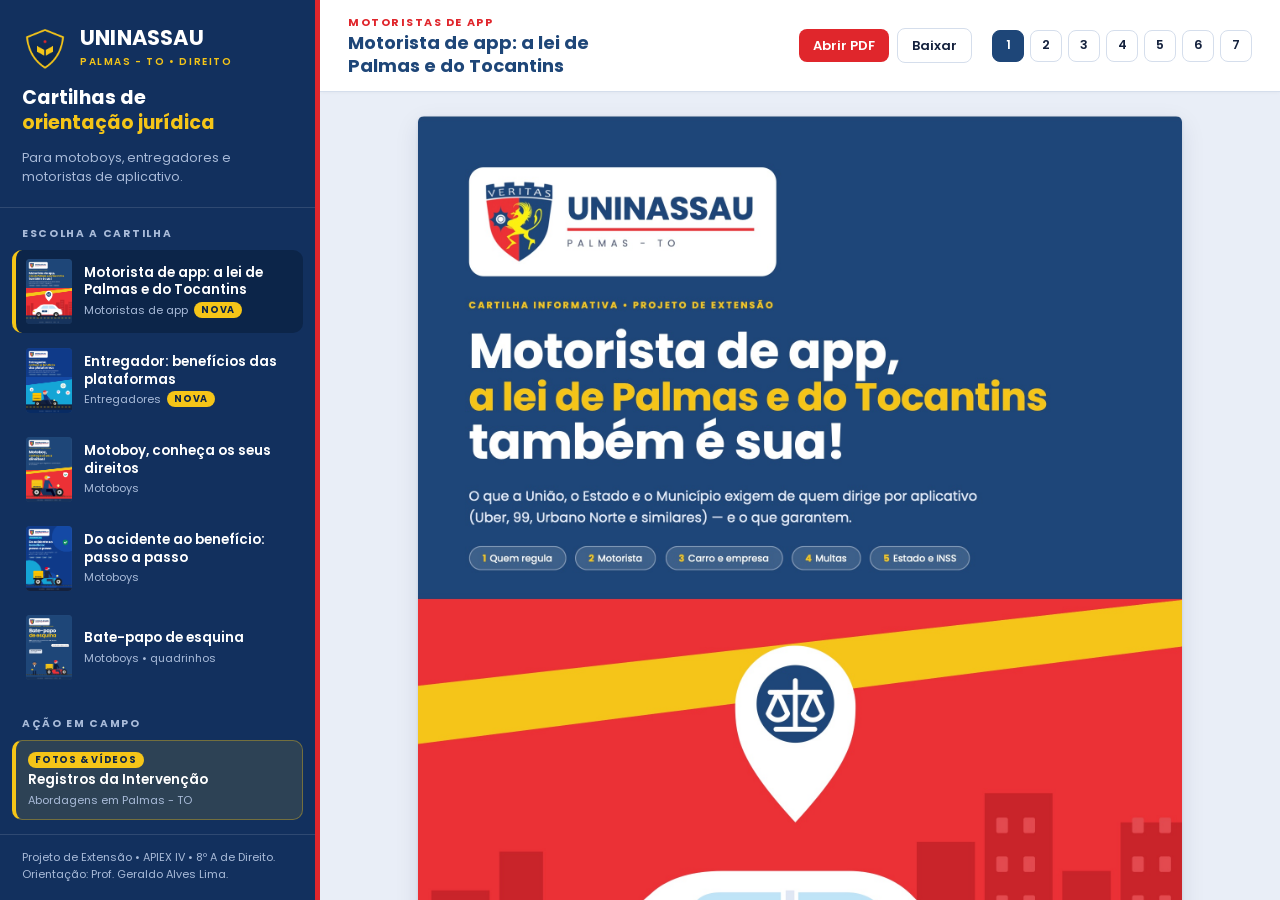
<file: index.html>
<!doctype html>
<html lang="pt-BR">
<head>
<meta charset="utf-8">
<meta name="viewport" content="width=device-width, initial-scale=1, viewport-fit=cover">
<title>Cartilhas UNINASSAU Palmas</title>
<link rel="stylesheet" href="https://fonts.googleapis.com/css2?family=Poppins:wght@400;500;600;700&display=swap">
<style>
html { -webkit-text-size-adjust: 100%; height: 100%; } 
* { box-sizing: border-box; } 
body { margin: 0; height: 100%; }

:root {
  --side: #12305e; --side-2: #0c2549; --side-ink: #ffffff; --side-muted: #a9bbd9; --side-line: rgba(255,255,255,.12);
  --red: #e0262c; --yellow: #f5c518;
  --bg: #e9eef7; --surface: #ffffff; --ink: #14213d; --muted: #5a6680; --line: #d5deec; --title: #1e4678;
  --font: 'Poppins', 'Segoe UI', system-ui, sans-serif;
}

@media (prefers-color-scheme: dark) { 
  :root:not([data-theme="light"]) {
    --bg: #0b1424; --surface: #142238; --ink: #eef2fa; --muted: #a3b0c8; --line: #24375a; --title: #9cbcf0; 
    color-scheme: dark;
  } 
}
:root[data-theme="dark"] { 
  --bg: #0b1424; --surface: #142238; --ink: #eef2fa; --muted: #a3b0c8; --line: #24375a; --title: #9cbcf0; 
  color-scheme: dark; 
}

body { 
  background: var(--bg); 
  color: var(--ink); 
  font-family: var(--font); 
  font-size: 15px; 
  line-height: 1.5; 
  overflow: hidden;
}

.app { 
  height: 100%; 
  height: 100dvh;
  display: grid; 
  grid-template-columns: 320px minmax(0, 1fr); 
}

/* ---------- sidebar (desktop) ---------- */
aside { 
  background: var(--side); 
  color: var(--side-ink); 
  display: flex; 
  flex-direction: column; 
  min-height: 0; 
  border-right: 5px solid var(--red);
  padding-left: max(0px, env(safe-area-inset-left, 0px)); 
  z-index: 10;
}

.brand { 
  padding: 26px 22px 20px; 
  display: flex; 
  flex-direction: column; 
  gap: 14px; 
  border-bottom: 1px solid var(--side-line); 
}
.logo { display: flex; align-items: center; gap: 12px; }
.logo img { width: 46px; height: auto; flex-shrink: 0; }
.logo b { display: block; font-size: 21px; letter-spacing: .01em; line-height: 1.1; }
.logo span { font-size: 10px; font-weight: 600; letter-spacing: .16em; text-transform: uppercase; color: var(--yellow); }
.brand h1 { margin: 0; font-size: 19px; line-height: 1.3; font-weight: 700; text-wrap: balance; }
.brand h1 em { font-style: normal; color: var(--yellow); }
.brand p { margin: 0; font-size: 12.5px; color: var(--side-muted); }

.label { 
  padding: 18px 22px 8px; 
  font-size: 10.5px; 
  font-weight: 700; 
  letter-spacing: .16em; 
  text-transform: uppercase; 
  color: var(--side-muted); 
}

nav { 
  flex: 1; 
  min-height: 0; 
  overflow-y: auto; 
  padding: 0 12px 16px; 
  display: flex; 
  flex-direction: column; 
  gap: 6px; 
  scrollbar-width: thin;
  scrollbar-color: rgba(255,255,255,.2) transparent;
}
nav::-webkit-scrollbar { width: 5px; height: 5px; }
nav::-webkit-scrollbar-thumb { background: rgba(255,255,255,.2); border-radius: 4px; }

nav a { 
  display: grid; 
  grid-template-columns: 46px minmax(0,1fr); 
  gap: 12px; 
  align-items: center; 
  padding: 9px 10px; 
  border-radius: 10px; 
  color: var(--side-ink); 
  text-decoration: none; 
  border-left: 4px solid transparent; 
  transition: background .15s ease, border-color .15s ease;
}
nav a:hover { background: rgba(255,255,255,.08); }
nav a:focus-visible { outline: 3px solid var(--yellow); outline-offset: -3px; }
nav a[aria-current="page"] { background: var(--side-2); border-left-color: var(--yellow); }
nav img { width: 46px; aspect-ratio: 595/842; object-fit: cover; border-radius: 4px; display: block; background: rgba(255,255,255,.1); }
nav strong { display: block; font-size: 13.5px; font-weight: 600; line-height: 1.3; }
nav small { display: flex; align-items: center; gap: 6px; font-size: 11px; color: var(--side-muted); margin-top: 3px; }

.new { 
  background: var(--yellow); 
  color: var(--side-2); 
  font-weight: 700; 
  font-size: 9.5px; 
  letter-spacing: .08em; 
  padding: 1px 7px; 
  border-radius: 99px; 
}

.sidefoot { 
  padding: 14px 22px 18px; 
  border-top: 1px solid var(--side-line); 
  font-size: 11px; 
  color: var(--side-muted); 
  line-height: 1.5; 
}

.side-action {
  padding: 0 12px 14px;
}

.action-link {
  display: flex;
  flex-direction: column;
  gap: 3px;
  padding: 11px 12px;
  border-radius: 10px;
  background: rgba(245, 197, 24, 0.12);
  border: 1px solid rgba(245, 197, 24, 0.35);
  border-left: 4px solid var(--yellow);
  color: var(--side-ink);
  text-decoration: none;
  transition: background .15s ease, transform .15s ease;
}
.action-link:hover {
  background: rgba(245, 197, 24, 0.2);
}
.action-link:focus-visible {
  outline: 3px solid var(--yellow);
  outline-offset: -3px;
}
.action-badge {
  align-self: flex-start;
  background: var(--yellow);
  color: var(--side-2);
  font-weight: 700;
  font-size: 9.5px;
  letter-spacing: .08em;
  padding: 1px 7px;
  border-radius: 99px;
}
.action-link strong {
  font-size: 13.5px;
  font-weight: 600;
  line-height: 1.3;
}
.action-link small {
  font-size: 11px;
  color: var(--side-muted);
}

/* ---------- reading pane ---------- */
main { 
  min-width: 0; 
  min-height: 0; 
  overflow-y: auto; 
  padding-right: max(0px, env(safe-area-inset-right, 0px)); 
  display: flex;
  flex-direction: column;
}

.bar { 
  position: sticky; 
  top: 0; 
  z-index: 20; 
  background: var(--surface); 
  border-bottom: 1px solid var(--line); 
  padding: 14px 28px; 
  display: flex; 
  flex-wrap: wrap; 
  align-items: center; 
  justify-content: space-between;
  gap: 12px 20px; 
  box-shadow: 0 1px 3px rgba(0,0,0,.03);
}

.bar > div:first-child { 
  min-width: 0; 
  flex: 1 1 240px; 
}

.bar .kind { 
  font-size: 11px; 
  font-weight: 700; 
  letter-spacing: .14em; 
  text-transform: uppercase; 
  color: var(--red); 
}

.bar h2 { 
  margin: 0; 
  font-size: 18px; 
  line-height: 1.3; 
  color: var(--title); 
  text-wrap: balance; 
}

.jump { 
  display: flex; 
  gap: 6px; 
  flex-wrap: wrap; 
  align-items: center;
}

.jump button { 
  font: inherit; 
  font-size: 12.5px; 
  font-weight: 600; 
  width: 32px; 
  height: 32px; 
  border-radius: 8px; 
  border: 1px solid var(--line); 
  background: var(--surface); 
  color: var(--ink); 
  cursor: pointer; 
  font-variant-numeric: tabular-nums; 
  transition: all .15s ease;
  display: inline-flex;
  align-items: center;
  justify-content: center;
}

.jump button.on { 
  background: var(--title); 
  border-color: var(--title); 
  color: #ffffff; 
}

.jump button:focus-visible { 
  outline: 3px solid var(--yellow); 
  outline-offset: 2px; 
}

.acts { 
  display: flex; 
  gap: 8px; 
  align-items: center;
}

.acts a { 
  font-size: 13px; 
  font-weight: 600; 
  text-decoration: none; 
  padding: 7px 14px; 
  border-radius: 8px; 
  background: var(--red); 
  color: #fff; 
  transition: opacity .15s ease;
  display: inline-flex;
  align-items: center;
  justify-content: center;
}

.acts a:hover { opacity: .9; }
.acts a + a { 
  background: var(--surface); 
  color: var(--ink); 
  border: 1px solid var(--line); 
}
.acts a:focus-visible { 
  outline: 3px solid var(--yellow); 
  outline-offset: 2px; 
}

/* Desktop: iframe visualizer */
.viewer { 
  flex: 1;
  padding: 20px 28px; 
  min-height: 540px; 
}

.viewer iframe { 
  width: 100%; 
  height: 100%; 
  border: 0; 
  border-radius: 8px; 
  background: #525659; 
  box-shadow: 0 8px 24px rgba(10,30,70,.12); 
  display: block;
}

/* Mobile & Touch: visualização de páginas contínuas */
.pages { 
  max-width: 820px; 
  width: 100%;
  margin: 0 auto; 
  padding: 24px 28px 20px; 
  display: flex; 
  flex-direction: column; 
  gap: 22px; 
}

figure { 
  margin: 0; 
  scroll-margin-top: 100px; 
}

figure img { 
  width: 100%; 
  max-width: 100%;
  height: auto; 
  display: block; 
  border-radius: 6px; 
  background: #fff; 
  box-shadow: 0 1px 3px rgba(10,30,70,.12), 0 8px 24px rgba(10,30,70,.10); 
}

figcaption { 
  text-align: center; 
  font-size: 12px; 
  color: var(--muted); 
  margin-top: 8px; 
  font-variant-numeric: tabular-nums; 
}

.next { 
  max-width: 820px; 
  width: 100%;
  margin: 0 auto 36px; 
  padding: 0 28px; 
}

.next a { 
  display: flex; 
  justify-content: space-between; 
  align-items: center; 
  gap: 12px; 
  background: var(--surface); 
  border: 1px solid var(--line); 
  border-radius: 12px; 
  padding: 16px 18px; 
  text-decoration: none; 
  color: var(--ink); 
  transition: transform .15s ease, box-shadow .15s ease;
}
.next a:hover {
  transform: translateY(-1px);
  box-shadow: 0 4px 12px rgba(10,30,70,.08);
}
.next a span { font-size: 11px; font-weight: 700; letter-spacing: .14em; text-transform: uppercase; color: var(--muted); }
.next a strong { display: block; color: var(--title); font-size: 15px; }
.next a b { font-size: 20px; color: var(--red); }
.next a:focus-visible { outline: 3px solid var(--yellow); outline-offset: 2px; }

.note { 
  max-width: 820px; 
  margin: 0 auto 32px; 
  padding: 0 28px; 
  font-size: 11.5px; 
  color: var(--muted); 
  line-height: 1.6;
}

/* ==========================================================================
   Controle Responsivo por Media Queries (Desktop vs Mobile / Telas Menores)
   ========================================================================== */

/* Modos de Exibição Controlados Dinamicamente */
body.has-pdf-viewer .pages, 
body.has-pdf-viewer .jump, 
body.has-pdf-viewer .next { 
  display: none !important; 
}
body.has-pdf-viewer .viewer { 
  display: block !important; 
}

body.has-page-viewer .viewer { 
  display: none !important; 
}
body.has-page-viewer .pages { 
  display: flex !important; 
}
body.has-page-viewer .jump { 
  display: flex !important; 
}
body.has-page-viewer .next { 
  display: block !important; 
}

/* Telas Menores e Celulares (<= 860px): converte sidebar em barra horizontal e exibe imagens */
@media (max-width: 860px) {
  body { 
    overflow-y: auto; 
    overflow-x: hidden;
  }
  
  .app { 
    display: flex; 
    flex-direction: column; 
    height: auto; 
    min-height: 100vh; 
    min-height: 100dvh;
  }
  
  aside { 
    min-width: 0; 
    width: 100%;
    flex: none;
    border-right: 0; 
    border-bottom: 4px solid var(--red); 
    padding-right: max(0px, env(safe-area-inset-right, 0px)); 
    position: relative;
    z-index: 15;
  }
  
  .brand { 
    padding: 12px max(14px, env(safe-area-inset-left, 0px)) 8px; 
    border-bottom: 0; 
    flex-direction: row; 
    align-items: center; 
    justify-content: space-between; 
    gap: 10px; 
  }
  .logo img { width: 34px; } 
  .logo b { font-size: 16px; }
  .logo span { font-size: 9px; }
  .brand h1 { font-size: 12.5px; text-align: right; max-width: 160px; line-height: 1.25; } 
  .brand p, .label, .sidefoot { display: none; }

  .side-action {
    padding: 0 max(14px, env(safe-area-inset-left, 0px)) 10px;
  }
  .action-link {
    flex-direction: row;
    align-items: center;
    justify-content: space-between;
    gap: 8px;
    padding: 8px 12px;
  }
  .action-link small { display: none; }
  .action-link strong { font-size: 12.5px; }
  
  nav { 
    flex-direction: row; 
    overflow-x: auto; 
    overflow-y: hidden; 
    padding: 2px max(14px, env(safe-area-inset-left, 0px)) 10px; 
    gap: 8px; 
    scroll-snap-type: x proximity; 
    -webkit-overflow-scrolling: touch;
    scrollbar-width: none;
  }
  nav::-webkit-scrollbar { display: none; }
  
  nav a { 
    flex: none; 
    width: 210px; 
    grid-template-columns: 36px minmax(0,1fr); 
    gap: 9px; 
    padding: 7px 9px; 
    border-left: 0; 
    border-bottom: 3px solid transparent; 
    background: rgba(255,255,255,.07); 
    scroll-snap-align: start; 
  }
  nav a[aria-current="page"] { 
    border-bottom-color: var(--yellow); 
    background: var(--side-2);
  }
  nav img { width: 36px; } 
  nav strong { font-size: 12px; }
  nav small { font-size: 10px; }
  
  main { 
    flex: 1;
    overflow-y: visible;
    padding-right: 0; 
  }
  
  /* Sticky bar abaixo do cabeçalho */
  .bar { 
    position: sticky; 
    top: 0; /* Se o aside rolar, a bar fixa no topo */
    z-index: 25;
    padding: 10px max(14px, env(safe-area-inset-right, 0px)) 10px max(14px, env(safe-area-inset-left, 0px)); 
    gap: 8px 12px;
  }
  .bar > div:first-child {
    flex: 1 1 180px;
  }
  .bar .kind { font-size: 10px; }
  .bar h2 { font-size: 15px; }
  
  .jump { 
    order: 3;
    width: 100%;
    justify-content: center;
    gap: 5px;
    padding-top: 4px;
    border-top: 1px solid var(--line);
    margin-top: 2px;
    overflow-x: auto;
    scrollbar-width: none;
  }
  .jump::-webkit-scrollbar { display: none; }
  .jump button { 
    width: 32px; 
    height: 32px; 
    font-size: 12px; 
    flex-shrink: 0;
  }
  
  .acts {
    flex-shrink: 0;
  }
  .acts a {
    font-size: 12px;
    padding: 6px 11px;
    white-space: nowrap;
  }
  
  .viewer { 
    display: none !important; 
  }
  .pages, .next, .note { 
    padding-left: max(14px, env(safe-area-inset-left, 0px)); 
    padding-right: max(14px, env(safe-area-inset-right, 0px)); 
  }
  .pages { 
    padding-top: 16px; 
    gap: 16px; 
    display: flex !important;
  }
  .next { 
    display: block !important; 
  }
}

/* Telas Muito Pequenas (< 420px) */
@media (max-width: 420px) {
  .brand h1 { display: none; }
  .logo b { font-size: 15px; }
  nav a { width: 185px; }
  .bar h2 { font-size: 13.5px; }
  .acts a { font-size: 11px; padding: 5px 8px; }
  .jump button { width: 28px; height: 28px; font-size: 11px; }
  .action-link { gap: 6px; padding: 7px 10px; }
  .action-link strong { font-size: 12px; }
  .action-badge { font-size: 8.5px; padding: 1px 6px; }
}

@media (prefers-reduced-motion: no-preference) { 
  html, main { scroll-behavior: smooth; } 
}
</style>

</head>
<body>
<div class="app">
  <aside>
    <div class="brand">
      <div class="logo">
        <img src="img/crest.png" alt="Brasão UNINASSAU">
        <div><b>UNINASSAU</b><span>Palmas - TO • Direito</span></div>
      </div>
      <h1>Cartilhas de <em>orientação jurídica</em></h1>
      <p>Para motoboys, entregadores e motoristas de aplicativo.</p>
    </div>
    <div class="label">Escolha a cartilha</div>
    <nav id="nav" aria-label="Cartilhas"></nav>
    <div class="label">Ação em campo</div>
    <div class="side-action">
      <a href="intervencao.html" class="action-link">
        <span class="action-badge">FOTOS &amp; VÍDEOS</span>
        <strong>Registros da Intervenção</strong>
        <small>Abordagens em Palmas - TO</small>
      </a>
    </div>
    <div class="sidefoot">Projeto de Extensão • APIEX IV • 8º A de Direito. Orientação: Prof. Geraldo Alves Lima.</div>
  </aside>

  <main id="main">
    <div class="bar">
      <div>
        <div class="kind" id="kind"></div>
        <h2 id="title"></h2>
      </div>
      <div class="acts">
        <a id="open" target="_blank" rel="noopener">Abrir PDF</a>
        <a id="dl" download>Baixar</a>
      </div>
      <div class="jump" id="jump" aria-label="Ir para a página"></div>
    </div>
    
    <!-- Visualizador PDF (Desktop) -->
    <div class="viewer" id="viewer">
      <iframe id="pdf" title="Cartilha em PDF"></iframe>
    </div>
    
    <!-- Páginas em Imagem Contínua (Mobile/Tablet) -->
    <div class="pages" id="pages"></div>
    <div class="next" id="next"></div>
    
    <p class="note">Material informativo de extensão universitária, elaborado por discentes do curso de Direito (APIEX IV). Não substitui a orientação de um advogado ou defensor para o seu caso.</p>
  </main>
</div>

<script>
const BOOKS = [
  { key: 'motorista-de-app', file: 'Cartilha_Motorista_de_App_Palmas_Tocantins_UNINASSAU_v1', title: 'Motorista de app: a lei de Palmas e do Tocantins', kind: 'Motoristas de app', isNew: true },
  { key: 'entregador', file: 'Cartilha_Beneficios_Entregadores_UNINASSAU_v1', title: 'Entregador: benefícios das plataformas', kind: 'Entregadores', isNew: true },
  { key: 'motoboy-direitos', file: 'Cartilha_Estrada_Segura_UNINASSAU_v3', title: 'Motoboy, conheça os seus direitos', kind: 'Motoboys' },
  { key: 'passo-a-passo', file: 'Cartilha_Passo_a_Passo_UNINASSAU_v3', title: 'Do acidente ao benefício: passo a passo', kind: 'Motoboys' },
  { key: 'bate-papo', file: 'Cartilha_Bate_Papo_de_Esquina_UNINASSAU_v3', title: 'Bate-papo de esquina', kind: 'Motoboys • quadrinhos' },
];
const PAGES = 7;
const $ = id => document.getElementById(id);

// Renderiza a lista de navegação
$('nav').innerHTML = BOOKS.map(b => `
  <a href="#${b.key}" data-key="${b.key}">
    <img src="img/${b.file}.png" alt="" loading="lazy">
    <span><strong>${b.title}</strong><small>${b.kind}${b.isNew ? ' <span class="new">NOVA</span>' : ''}</small></span>
  </a>`).join('');

let observer;
let activeBookKey = null;

function canInlinePDF() {
  const isSmallScreen = window.innerWidth <= 860;
  const isMobileDevice = /Android|iPhone|iPad|iPod|Mobile/i.test(navigator.userAgent);
  const pdfSupported = ('pdfViewerEnabled' in navigator) ? navigator.pdfViewerEnabled : true;
  return !isSmallScreen && !isMobileDevice && pdfSupported;
}

function show(key) {
  const i = Math.max(0, BOOKS.findIndex(b => b.key === key));
  const b = BOOKS[i];
  activeBookKey = b.key;
  
  // Atualiza item ativo no nav
  document.querySelectorAll('#nav a').forEach(a => a.setAttribute('aria-current', a.dataset.key === b.key ? 'page' : 'false'));
  const cur = document.querySelector('#nav a[aria-current="page"]');
  if (cur && window.matchMedia('(max-width: 860px)').matches) {
    cur.scrollIntoView({ block: 'nearest', inline: 'start', behavior: 'smooth' });
  }

  // Atualiza URLs dos arquivos apenas nos botões de ação
  const pdf = 'pdf/' + b.file + '.pdf';
  $('open').href = pdf; 
  $('dl').href = pdf;
  $('dl').setAttribute('download', b.file + '.pdf');

  // Controle inteligente do visualizador:
  // NUNCA carrega o PDF no iframe em celular, tablet ou navegadores sem leitor inline nativo,
  // pois isso forçava o download automático indesejado assim que o usuário clicava no ícone.
  const useIframe = canInlinePDF();
  document.body.classList.toggle('has-pdf-viewer', useIframe);
  document.body.classList.toggle('has-page-viewer', !useIframe);

  if (useIframe) {
    $('pdf').src = pdf + '#view=FitH';
  } else {
    // Remove o src do iframe para evitar qualquer requisição de download em background
    $('pdf').removeAttribute('src');
  }

  // Atualiza textos
  $('kind').textContent = b.kind;
  $('title').textContent = b.title;
  document.title = b.title + ' • Cartilhas UNINASSAU';

  // Sempre gera o conteúdo das páginas em imagem de alta definição
  $('pages').innerHTML = Array.from({ length: PAGES }, (_, n) => `
    <figure id="p${n + 1}">
      <img src="pages/${b.file}-${n + 1}.jpg" alt="${b.title}, página ${n + 1}" width="910" height="1287" loading="${n < 2 ? 'eager' : 'lazy'}">
      <figcaption>Página ${n + 1} de ${PAGES}</figcaption>
    </figure>`).join('');

  // Botões de paginação jump
  $('jump').innerHTML = Array.from({ length: PAGES }, (_, n) => `
    <button type="button" data-p="${n + 1}" aria-label="Página ${n + 1}">${n + 1}</button>
  `).join('');

  // Próxima cartilha
  const nb = BOOKS[(i + 1) % BOOKS.length];
  $('next').innerHTML = `
    <a href="#${nb.key}">
      <div>
        <span>Próxima cartilha</span>
        <strong>${nb.title}</strong>
      </div>
      <b aria-hidden="true">→</b>
    </a>`;

  // Reseta scroll
  $('main').scrollTop = 0;
  window.scrollTo(0, 0);

  // Observador de interseção para ativar botão da página visível
  if (observer) observer.disconnect();
  observer = new IntersectionObserver(entries => {
    entries.forEach(entry => {
      if (entry.isIntersecting) {
        const pageNum = entry.target.id.slice(1);
        document.querySelectorAll('#jump button').forEach(btn => {
          btn.classList.toggle('on', btn.dataset.p === pageNum);
        });
      }
    });
  }, { 
    root: useIframe ? $('main') : null,
    rootMargin: '-30% 0px -40% 0px' 
  });

  document.querySelectorAll('#pages figure').forEach(f => observer.observe(f));
  document.querySelector('#jump button')?.classList.add('on');
}

// Previne qualquer comportamento inesperado no clique dos links da sidebar
$('nav').addEventListener('click', e => {
  const link = e.target.closest('a');
  if (!link) return;
  const key = link.dataset.key;
  if (key) {
    location.hash = key;
  }
});

// Reavalia modo de visualização caso a janela mude de tamanho
window.addEventListener('resize', () => {
  if (activeBookKey) {
    const useIframe = canInlinePDF();
    const isCurrentlyIframe = document.body.classList.contains('has-pdf-viewer');
    if (useIframe !== isCurrentlyIframe) {
      show(activeBookKey);
    }
  }
});

// Clique no botão de salto de página
$('jump').addEventListener('click', e => {
  const btn = e.target.closest('button'); 
  if (!btn) return;
  const target = document.getElementById('p' + btn.dataset.p);
  if (target) {
    target.scrollIntoView({ block: 'start', behavior: 'smooth' });
  }
});

// Suporte a hash e carregamento inicial
window.addEventListener('hashchange', () => show(location.hash.slice(1)));
show(location.hash.slice(1));
</script>
</body>
</html>
</file>
